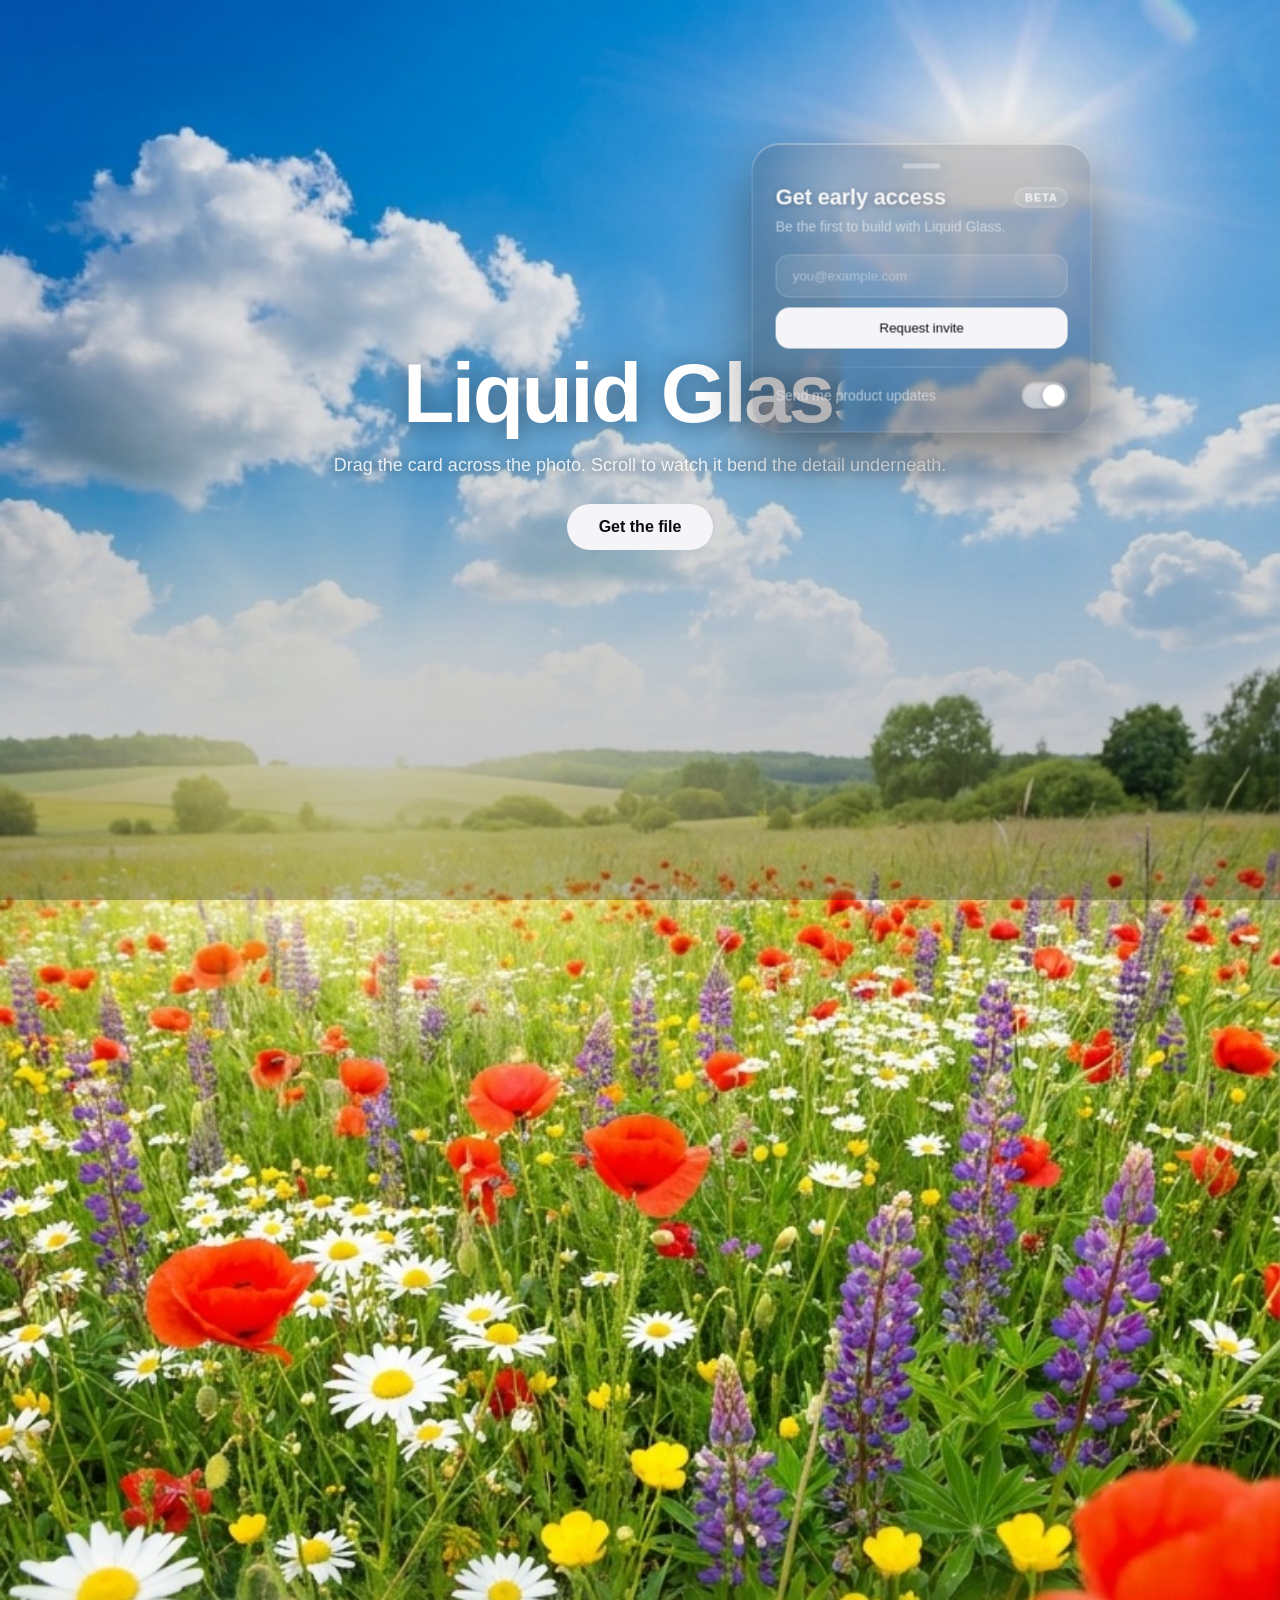
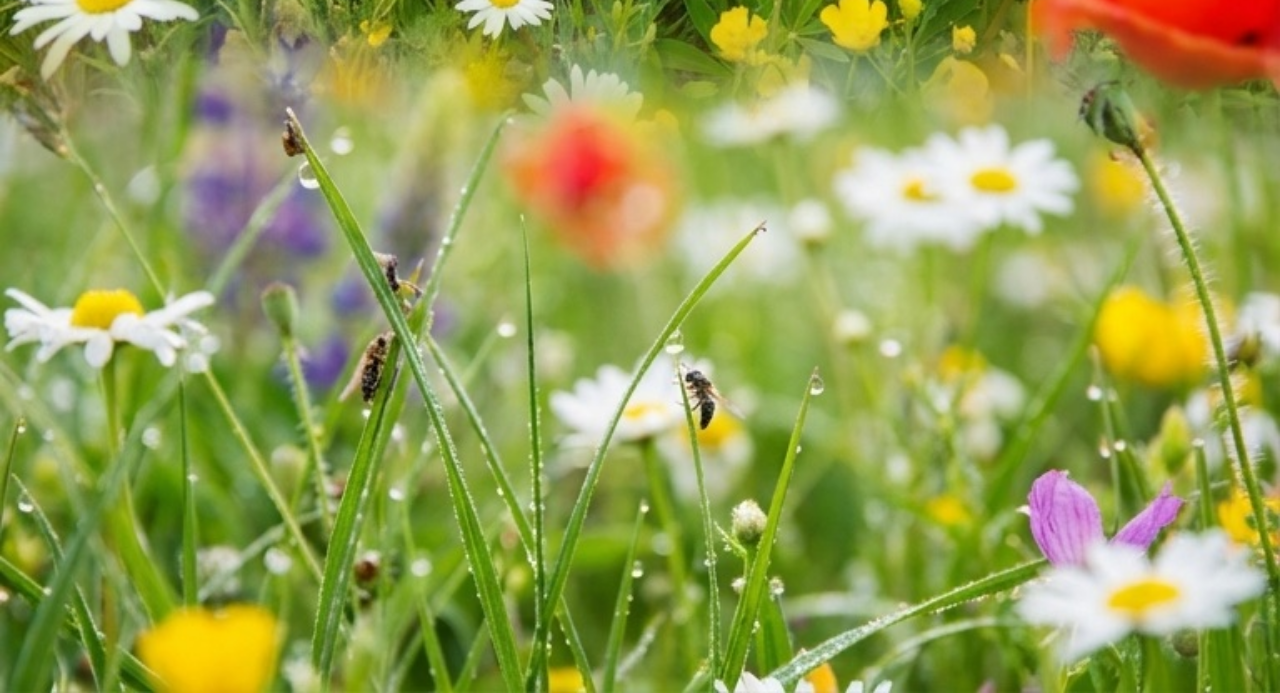
<file: liquid-glass-main/demo/index.html>
<!DOCTYPE html>
<html lang="en">
<head>
<meta charset="UTF-8">
<meta name="viewport" content="width=device-width, initial-scale=1.0">
<title>liquid-glass — demo</title>
<style>
  :root {
    --bg: #0a0a12;
    --ink: #f5f5f7;
    --ink-dim: rgba(245, 245, 247, 0.65);
    --accent: #4d9fff;
    --card-radius: 28px;
    --hero-max: 720px;
  }
  * { margin: 0; padding: 0; box-sizing: border-box; }
  body {
    font-family: -apple-system, BlinkMacSystemFont, "SF Pro Display", "Segoe UI", Roboto, sans-serif;
    background: var(--bg);
    color: var(--ink);
    overflow-x: hidden;
    -webkit-font-smoothing: antialiased;
  }

  /* ---- Background photo: in flow, defines the scrollable page height ---- */
  .bg-photo {
    display: block; position: relative; z-index: 0;
    width: 100%; height: auto;
    min-height: 230vh; object-fit: cover; object-position: top;
  }
  /* soft viewport vignette so text and glass stay readable */
  .bg-scrim {
    position: fixed; inset: 0; z-index: 1; pointer-events: none;
    background: linear-gradient(180deg,
      rgba(10, 10, 18, 0.04) 0%,
      rgba(10, 10, 18, 0.14) 55%,
      rgba(10, 10, 18, 0.28) 100%);
  }

  /* ---- Hero: overlays the first viewport of the photo ---- */
  .hero {
    position: absolute; top: 0; left: 0; right: 0; z-index: 2; height: 100vh;
    display: flex; flex-direction: column; justify-content: center; align-items: center;
    text-align: center; padding: 24px;
  }
  .hero h1 {
    font-size: clamp(44px, 7vw, 84px); font-weight: 700; letter-spacing: -0.03em;
    line-height: 1.04; max-width: var(--hero-max);
    color: #fff; text-shadow: 0 2px 24px rgba(10, 10, 18, 0.45);
  }
  .hero .hint {
    margin-top: 18px; font-size: clamp(15px, 2.2vw, 18px); font-weight: 500;
    color: rgba(255, 255, 255, 0.85); text-shadow: 0 1px 12px rgba(10, 10, 18, 0.5);
  }
  .hero .cta {
    margin-top: 28px; display: inline-block; padding: 14px 32px; border-radius: 999px;
    background: var(--ink); color: #0a0a12; font-size: 16px; font-weight: 600;
    text-decoration: none; transition: transform 0.2s ease, box-shadow 0.2s ease;
  }
  .hero .cta:hover { transform: scale(1.04); box-shadow: 0 8px 32px rgba(255,255,255,0.25); }

  /* ---- Glass card ---- */
  .glass-card {
    position: fixed; left: 0; top: 0; z-index: 10;
    width: min(340px, calc(100vw - 32px));
    padding: 20px 24px 24px;
    border-radius: var(--card-radius);
    background: linear-gradient(180deg, rgba(14, 14, 22, 0.18), rgba(14, 14, 22, 0.32));
    /* backdrop-filter is applied by liquid-glass.js */
    box-shadow:
      0 24px 60px rgba(0, 0, 0, 0.45),
      inset 0 1px 1px rgba(255, 255, 255, 0.5),
      inset 0 -8px 20px rgba(255, 255, 255, 0.06),
      inset 0 0 0 1px rgba(255, 255, 255, 0.13);
    cursor: grab; touch-action: none;
    will-change: transform;
  }
  .glass-card:active { cursor: grabbing; }
  /* cursor-tracked glare */
  .glass-card::after {
    content: ""; position: absolute; inset: 0; border-radius: inherit;
    background: radial-gradient(
      160px circle at var(--gx, 25%) var(--gy, 15%),
      rgba(255, 255, 255, 0.22), rgba(255, 255, 255, 0.04) 45%, transparent 70%
    );
    pointer-events: none;
  }

  .card-grip {
    width: 38px; height: 5px; border-radius: 3px;
    background: rgba(255, 255, 255, 0.35);
    margin: 0 auto 16px;
  }
  .glass-card h2 {
    font-size: 22px; font-weight: 700; letter-spacing: -0.01em;
    text-shadow: 0 1px 6px rgba(0, 0, 0, 0.3);
  }
  .glass-card .card-sub {
    margin-top: 6px; margin-bottom: 18px;
    font-size: 14px; line-height: 1.45; color: var(--ink-dim);
  }
  .card-form input {
    width: 100%; padding: 13px 16px;
    border-radius: 14px; border: 1px solid rgba(255, 255, 255, 0.18);
    background: rgba(255, 255, 255, 0.09);
    color: var(--ink); font: 500 15px/1.2 inherit; font-family: inherit;
    outline: none; cursor: text;
    transition: border-color 0.15s ease, background 0.15s ease;
  }
  .card-form input::placeholder { color: rgba(245, 245, 247, 0.45); }
  .card-form input:focus {
    border-color: rgba(255, 255, 255, 0.5);
    background: rgba(255, 255, 255, 0.13);
  }
  .card-form button {
    width: 100%; margin-top: 10px; padding: 13px 16px;
    border: none; border-radius: 14px; cursor: pointer;
    background: var(--ink); color: #0a0a12;
    font: 600 15px/1.2 inherit; font-family: inherit;
    transition: transform 0.15s ease, box-shadow 0.15s ease;
  }
  .card-form button:hover {
    transform: scale(1.02);
    box-shadow: 0 6px 24px rgba(255, 255, 255, 0.22);
  }
  .card-head {
    display: flex; align-items: center; justify-content: space-between; gap: 10px;
  }
  .card-badge {
    font-size: 11px; font-weight: 700; letter-spacing: 0.08em; text-transform: uppercase;
    color: rgba(255, 255, 255, 0.85); padding: 4px 10px; border-radius: 999px;
    background: rgba(255, 255, 255, 0.12);
    box-shadow: inset 0 0 0 1px rgba(255, 255, 255, 0.28);
  }
  .card-divider {
    height: 1px; margin: 18px -4px 0;
    background: linear-gradient(90deg, transparent, rgba(255, 255, 255, 0.22), transparent);
  }
  .card-switch {
    display: flex; align-items: center; justify-content: space-between; gap: 12px;
    margin-top: 14px; font-size: 14px; color: var(--ink-dim);
    cursor: pointer; user-select: none;
  }
  .card-switch input { position: absolute; opacity: 0; pointer-events: none; }
  .switch-track {
    flex: none; width: 46px; height: 27px; border-radius: 999px;
    background: rgba(255, 255, 255, 0.18);
    box-shadow: inset 0 1px 3px rgba(0, 0, 0, 0.25);
    transition: background 0.2s ease;
    display: block; position: relative;
  }
  .switch-thumb {
    position: absolute; top: 2.5px; left: 3px;
    width: 22px; height: 22px; border-radius: 50%;
    background: #fff; box-shadow: 0 1px 4px rgba(0, 0, 0, 0.35);
    transition: transform 0.22s cubic-bezier(0.3, 1.3, 0.4, 1);
    display: block;
  }
  .card-switch input:checked + .switch-track { background: rgba(255, 255, 255, 0.55); }
  .card-switch input:checked + .switch-track .switch-thumb { transform: translateX(18px); }
</style>
</head>
<body>
  <img class="bg-photo" src="meadow-tall.jpg" alt="">
  <div class="bg-scrim" aria-hidden="true"></div>

  <main class="hero">
    <h1>Liquid Glass</h1>
    <p class="hint">Drag the card across the photo. Scroll to watch it bend the detail underneath.</p>
    <a class="cta" href="https://github.com/deepika-builds/liquid-glass">Get the file</a>
  </main>

  <div class="glass-card" id="card" role="group" aria-label="Early access signup">
    <div class="card-grip" aria-hidden="true"></div>
    <div class="card-head">
      <h2>Get early access</h2>
      <span class="card-badge">Beta</span>
    </div>
    <p class="card-sub">Be the first to build with Liquid Glass.</p>
    <form class="card-form" onsubmit="return false">
      <input type="email" name="email" placeholder="you@example.com" aria-label="Email address" autocomplete="email">
      <button type="submit">Request invite</button>
    </form>
    <div class="card-divider" aria-hidden="true"></div>
    <label class="card-switch">
      <span>Send me product updates</span>
      <input type="checkbox" checked>
      <span class="switch-track" aria-hidden="true"><span class="switch-thumb"></span></span>
    </label>
  </div>

  <script src="../liquid-glass.js"></script>
  <script>
    // ---- Draggable card with spring physics ----
    class GlassCard {
      constructor(el) {
        this.el = el;
        this.measure();
        const startCenterX = window.innerWidth > 900
          ? window.innerWidth * 0.72   // float beside the headline on wide screens
          : window.innerWidth / 2;
        this.x = startCenterX - this.w / 2;
        this.y = Math.max(16, window.innerHeight * 0.32 - this.h / 2);
        this.tx = this.x; this.ty = this.y;
        this.vx = 0; this.vy = 0;
        this.dragging = false;
        this.grabDX = 0; this.grabDY = 0;
        this.stiffness = 0.12;
        this.damping = 0.72;

        el.addEventListener("pointerdown", (e) => this.onDown(e));
        el.addEventListener("pointermove", (e) => this.onMove(e));
        el.addEventListener("pointerup", (e) => this.onUp(e));
        el.addEventListener("pointercancel", (e) => this.onUp(e));
        window.addEventListener("resize", () => this.onResize());

        this.clampTarget();
        this.x = this.tx; this.y = this.ty;
        this.render();
        requestAnimationFrame(() => this.tick());
      }

      measure() {
        this.w = this.el.offsetWidth;
        this.h = this.el.offsetHeight;
      }

      onDown(e) {
        // Interactive elements keep their own behavior; drag from anywhere else.
        if (e.target.closest("input, button, a, label")) return;
        this.dragging = true;
        this.grabDX = e.clientX - this.tx;
        this.grabDY = e.clientY - this.ty;
        try { this.el.setPointerCapture(e.pointerId); } catch (_) { /* synthetic pointer */ }
      }

      onMove(e) {
        const rect = this.el.getBoundingClientRect();
        const gx = ((e.clientX - rect.left) / rect.width) * 100;
        const gy = ((e.clientY - rect.top) / rect.height) * 100;
        this.el.style.setProperty("--gx", gx.toFixed(1) + "%");
        this.el.style.setProperty("--gy", gy.toFixed(1) + "%");
        if (!this.dragging) return;
        this.tx = e.clientX - this.grabDX;
        this.ty = e.clientY - this.grabDY;
        this.clampTarget();
      }

      onUp(e) {
        this.dragging = false;
        if (this.el.hasPointerCapture(e.pointerId)) {
          this.el.releasePointerCapture(e.pointerId);
        }
      }

      onResize() {
        this.measure(); // map regeneration is handled by liquid-glass.js
        this.clampTarget();
      }

      clampTarget() {
        const m = 12;
        this.tx = Math.min(Math.max(this.tx, m), window.innerWidth - this.w - m);
        this.ty = Math.min(Math.max(this.ty, m), window.innerHeight - this.h - m);
      }

      tick() {
        this.vx = (this.vx + (this.tx - this.x) * this.stiffness) * this.damping;
        this.vy = (this.vy + (this.ty - this.y) * this.stiffness) * this.damping;
        this.x += this.vx;
        this.y += this.vy;
        this.render();
        requestAnimationFrame(() => this.tick());
      }

      render() {
        // gentler squash than the lens — this is a solid widget, not a droplet
        const speed = Math.hypot(this.vx, this.vy);
        const squash = Math.min(speed / 120, 0.08);
        const angle = Math.atan2(this.vy, this.vx);
        this.el.style.transform =
          `translate(${this.x}px, ${this.y}px) ` +
          `rotate(${angle}rad) scale(${1 + squash}, ${1 - squash}) rotate(${-angle}rad)`;
      }
    }

    window.glassCard = new GlassCard(document.getElementById("card"));
    window.glassEffect = liquidGlass(document.getElementById("card"));
  </script>
</body>
</html>
</file>
